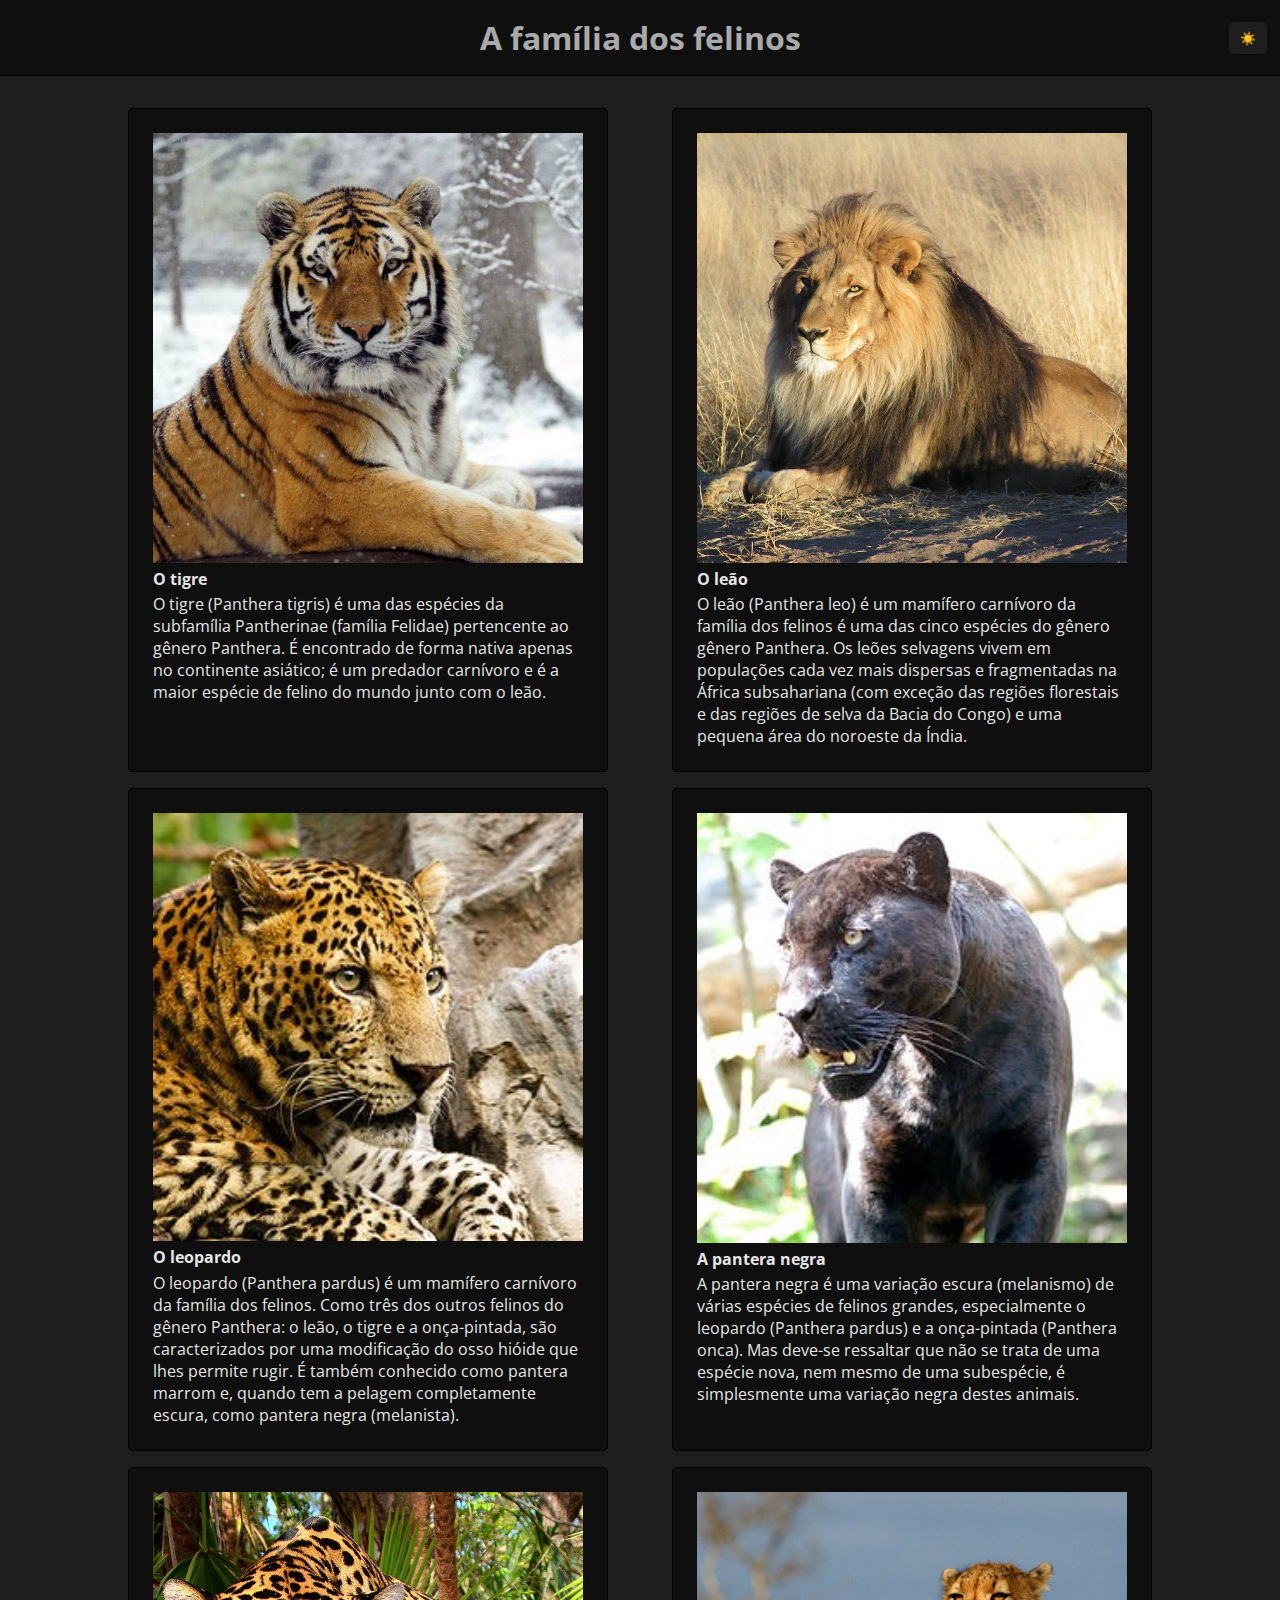
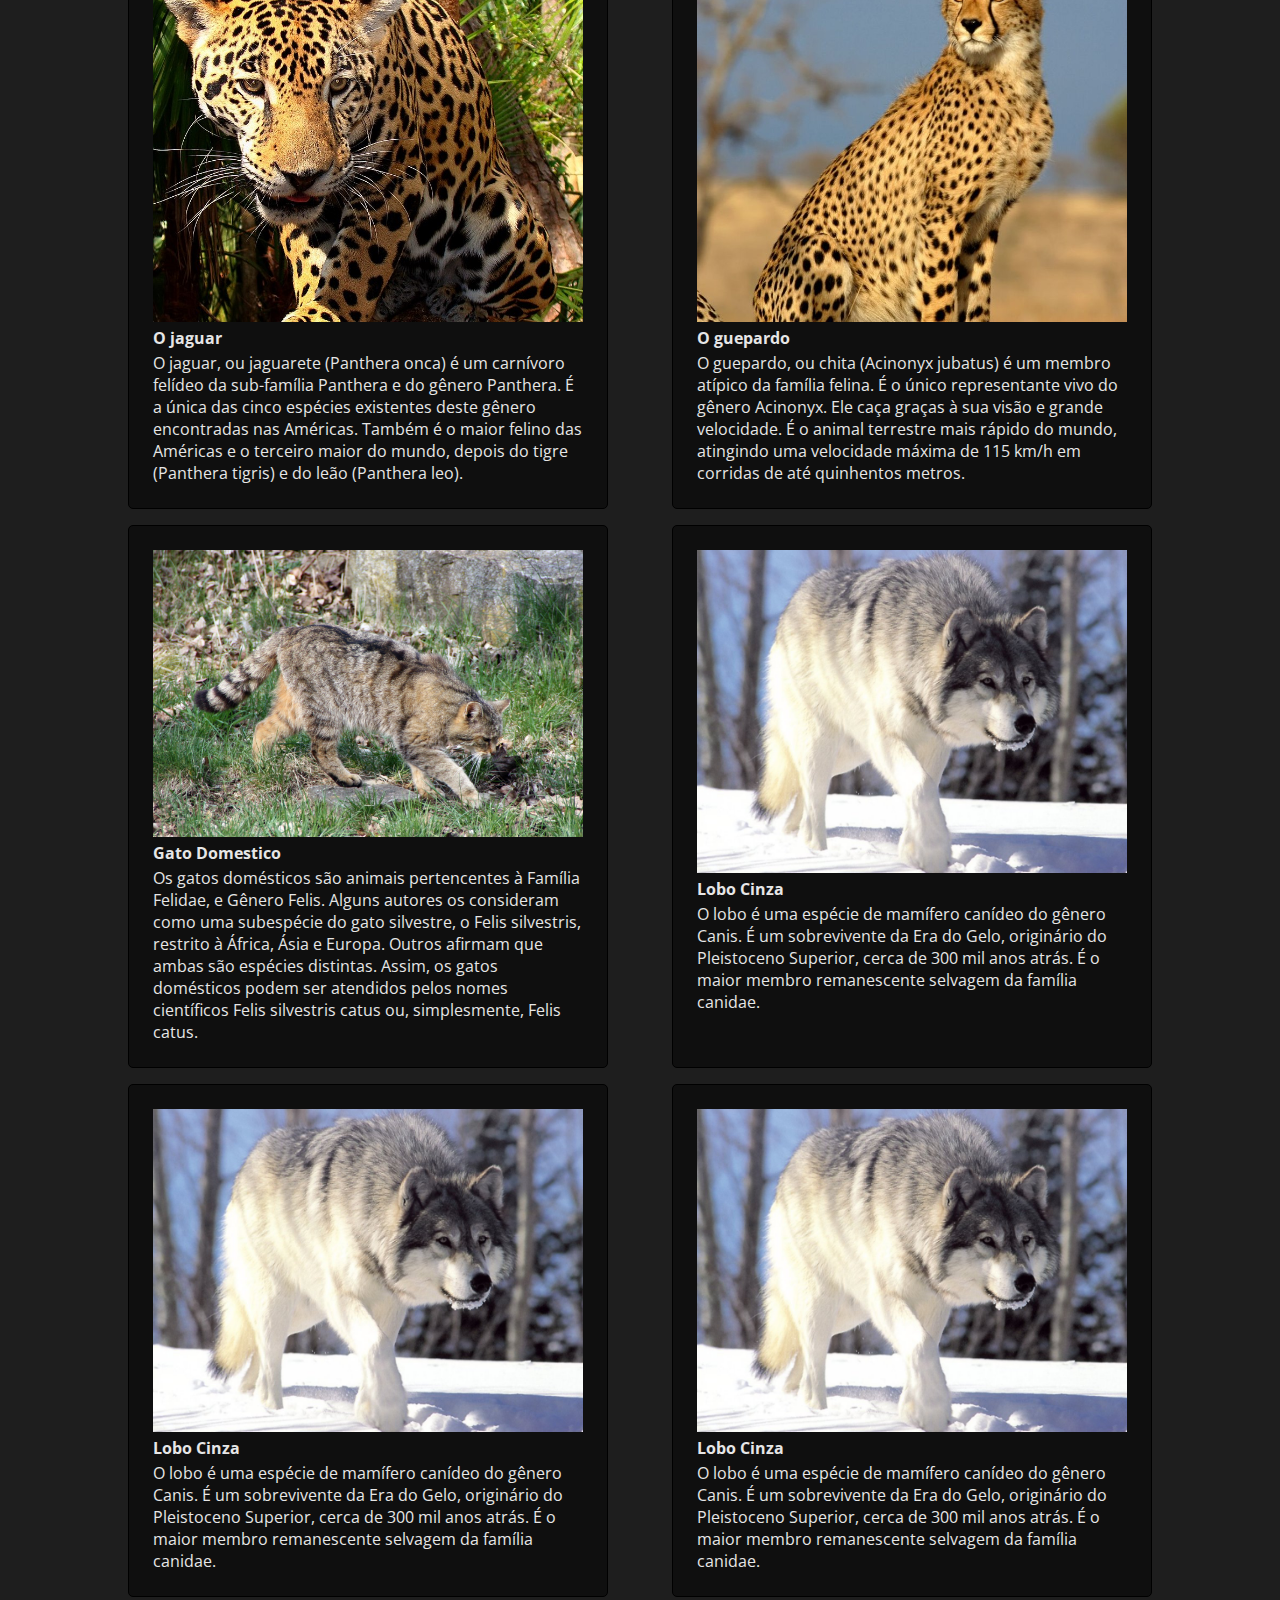
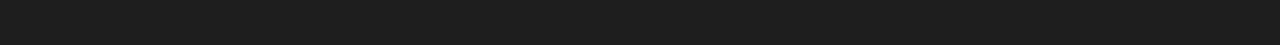
<file: aula-05/index.html>
<!DOCTYPE html>
<html lang="pt-BR">

<head>
  <meta charset="UTF-8">
  <meta http-equiv="X-UA-Compatible" content="IE=edge">
  <meta name="viewport" content="width=device-width, initial-scale=1.0">
  <link rel="stylesheet" href="styles-black.css">
  <link rel="stylesheet" href="styles.css">
  <title>Aula 5 - Modificar elementos com JS </title>
</head>

<body class="dark">
  <header><div>

    <h1>A família dos felinos</h1>

    <button id="botao" onclick="modoNoturno()">☀️</button>
  </div>
  </header>

  <div class="container" id='maincontent'>
    <div class="item">
      <img src="./imagens/tiger.jpg">
      <h2>O tigre</h2>
      <p>
        O tigre (Panthera tigris) é uma das espécies da subfamília Pantherinae (família Felidae)
        pertencente ao gênero Panthera. É encontrado de forma nativa apenas no continente asiático; é um predador
        carnívoro e
        é a maior espécie de felino do mundo junto com o leão.
      </p>
    </div>
    <div class="item">
      <img src="./imagens/leon.jpg">
      <h2>O leão</h2>
      <p>
        O leão (Panthera leo) é um mamífero carnívoro da família dos felinos é uma das cinco espécies do gênero
        gênero Panthera. Os leões selvagens vivem em populações cada vez mais dispersas e fragmentadas na África
        subsahariana
        (com exceção das regiões florestais e das regiões de selva da Bacia do Congo) e uma pequena área do noroeste da
        Índia.
      </p>
    </div>
    <div class="item">
      <img src="./imagens/leopardo.jpg">
      <h2>O leopardo</h2>
      <p>
        O leopardo (Panthera pardus) é um mamífero carnívoro da família dos felinos. Como três dos outros
        felinos do gênero Panthera: o leão, o tigre e a onça-pintada, são caracterizados por uma modificação do osso
        hióide que lhes permite rugir.
        É também conhecido como pantera marrom e, quando tem a pelagem completamente escura, como pantera negra
        (melanista).
      </p>
    </div>
    <div class="item">
      <img src="./imagens/pantera-negra.jpg">
      <h2>A pantera negra</h2>
      <p>
        A pantera negra é uma variação escura (melanismo) de várias espécies de felinos grandes, especialmente o
        leopardo (Panthera pardus) e a onça-pintada (Panthera onca).
        Mas deve-se ressaltar que não se trata de uma espécie nova, nem mesmo de uma subespécie, é simplesmente uma
        variação negra destes animais.
      </p>
    </div>
    <div class="item">
      <img src="./imagens/jaguar.jpg">
      <h2>O jaguar</h2>
      <p>
        O jaguar, ou jaguarete (Panthera onca) é um carnívoro felídeo da sub-família Panthera e do
        gênero Panthera. É a única das cinco espécies existentes deste gênero encontradas nas Américas. Também
        é o maior felino das Américas e o terceiro maior do mundo, depois do tigre (Panthera tigris) e do leão (Panthera
        leo).
      </p>
    </div>
    <div class="item">
      <img src="./imagens/chita.jpg">
      <h2>O guepardo</h2>
      <p>
        O guepardo, ou chita (Acinonyx jubatus) é um membro atípico da família felina. É o único
        representante vivo do gênero Acinonyx. Ele caça graças à sua visão e grande velocidade. É o animal terrestre
        mais rápido
        do mundo, atingindo uma velocidade máxima de 115 km/h em corridas de até quinhentos metros.
      </p>
    </div>
  </div>

  <script src="./main.js"></script>

</body>

</html>
</file>
<file: aula-05/styles-black.css>
/* A cor de fundo  */
.dark {
    background-color: rgb(30, 30, 30);
  }
  
  /* Modificações no titulo 'A família dos felinos' */
  .dark h1{ 
    background-color: rgb(15, 15, 15);
    color: rgb(170, 170, 170);
    border-color: black;
  }
  
  /* Modificações nos items */
  .dark .item {
    background-color: rgb(15, 15, 15);
    border-color: black;
  }
  
  /* Modificações nos textos dos itens e cabeçalhos dos itens */
  .dark .item {
    color: rgb(230, 230, 230);
  }

  .dark #botao{
      background-color: rgb(30, 30, 30);
  }
</file>
<file: aula-05/styles.css>
@import url('https://fonts.googleapis.com/css2?family=Open+Sans:wght@300;400&display=swap');

* {
  margin: 0;
  padding: 0;
  font-family: 'Open Sans', sans-serif;
  transition: .5s;
}

body {
  background-color: rgb(219, 219, 219);
}

h1 {
  padding: .5em 1em;
  background-color: white;
  border-bottom: 1px solid lightgrey;
  color: grey;
  width: 100%;
  text-align: center;
}

header div{
  display:flex;
  flex-direction: row;
  justify-content: right;
  align-items: center;
}

#botao {
  font-size: 1vw;
  position:absolute;
  right: 1vw;
  background-color: rgb(219, 219, 219);
  width: 3vw;
  height: 3.5vh;
  border-radius: 15%;
  box-shadow: 0;
  border: none;
}

.container {
  display: flex;
  flex-wrap: wrap;
  justify-content: space-between;
  width: 80%;
  margin: 2em 10%;
}

.item {
  width: 30em;
  background-color: white;
  box-sizing: border-box;
  padding: 1.5em;
  margin-bottom: 1em;
  border-radius: 5px;
  border: 1px solid lightgray;
}

.item img {
  width: 100%;
}

.item h2 {
  font-size: 1em;
  margin-bottom: .2em;
}
</file>
